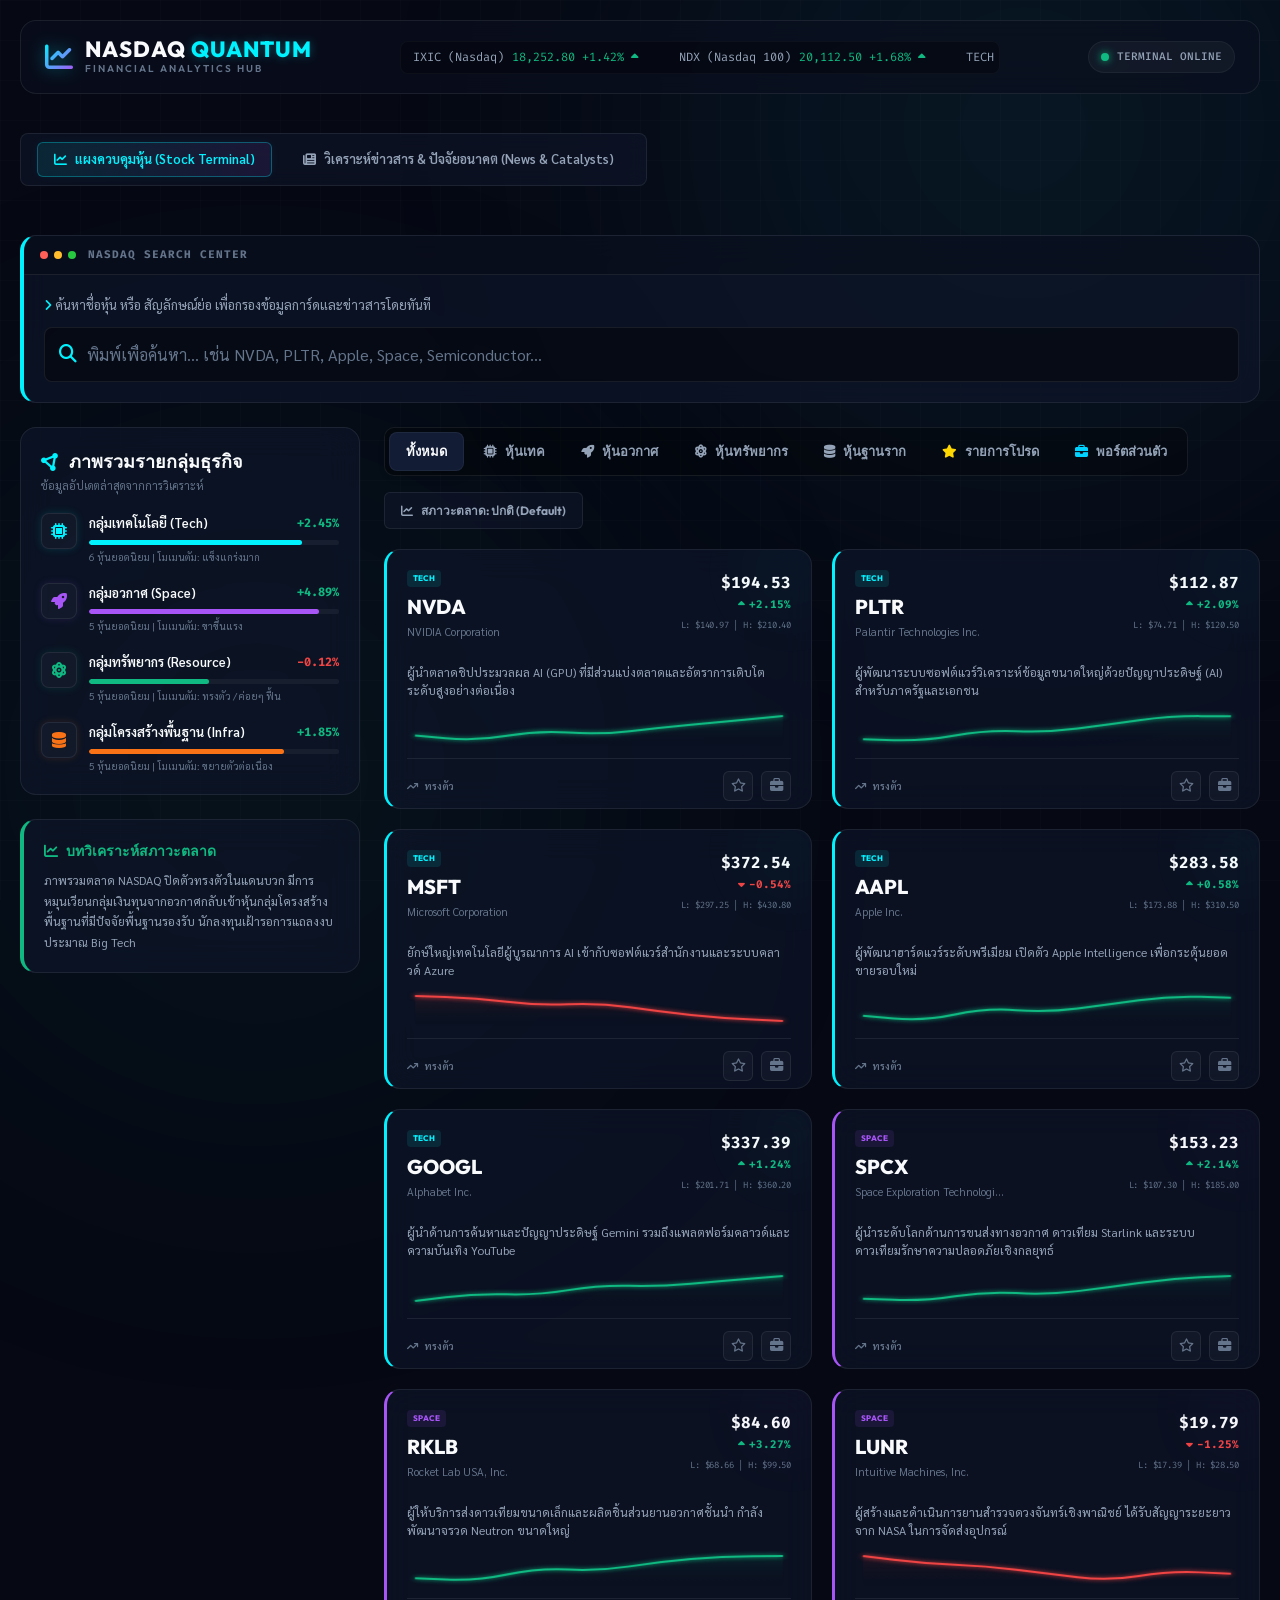
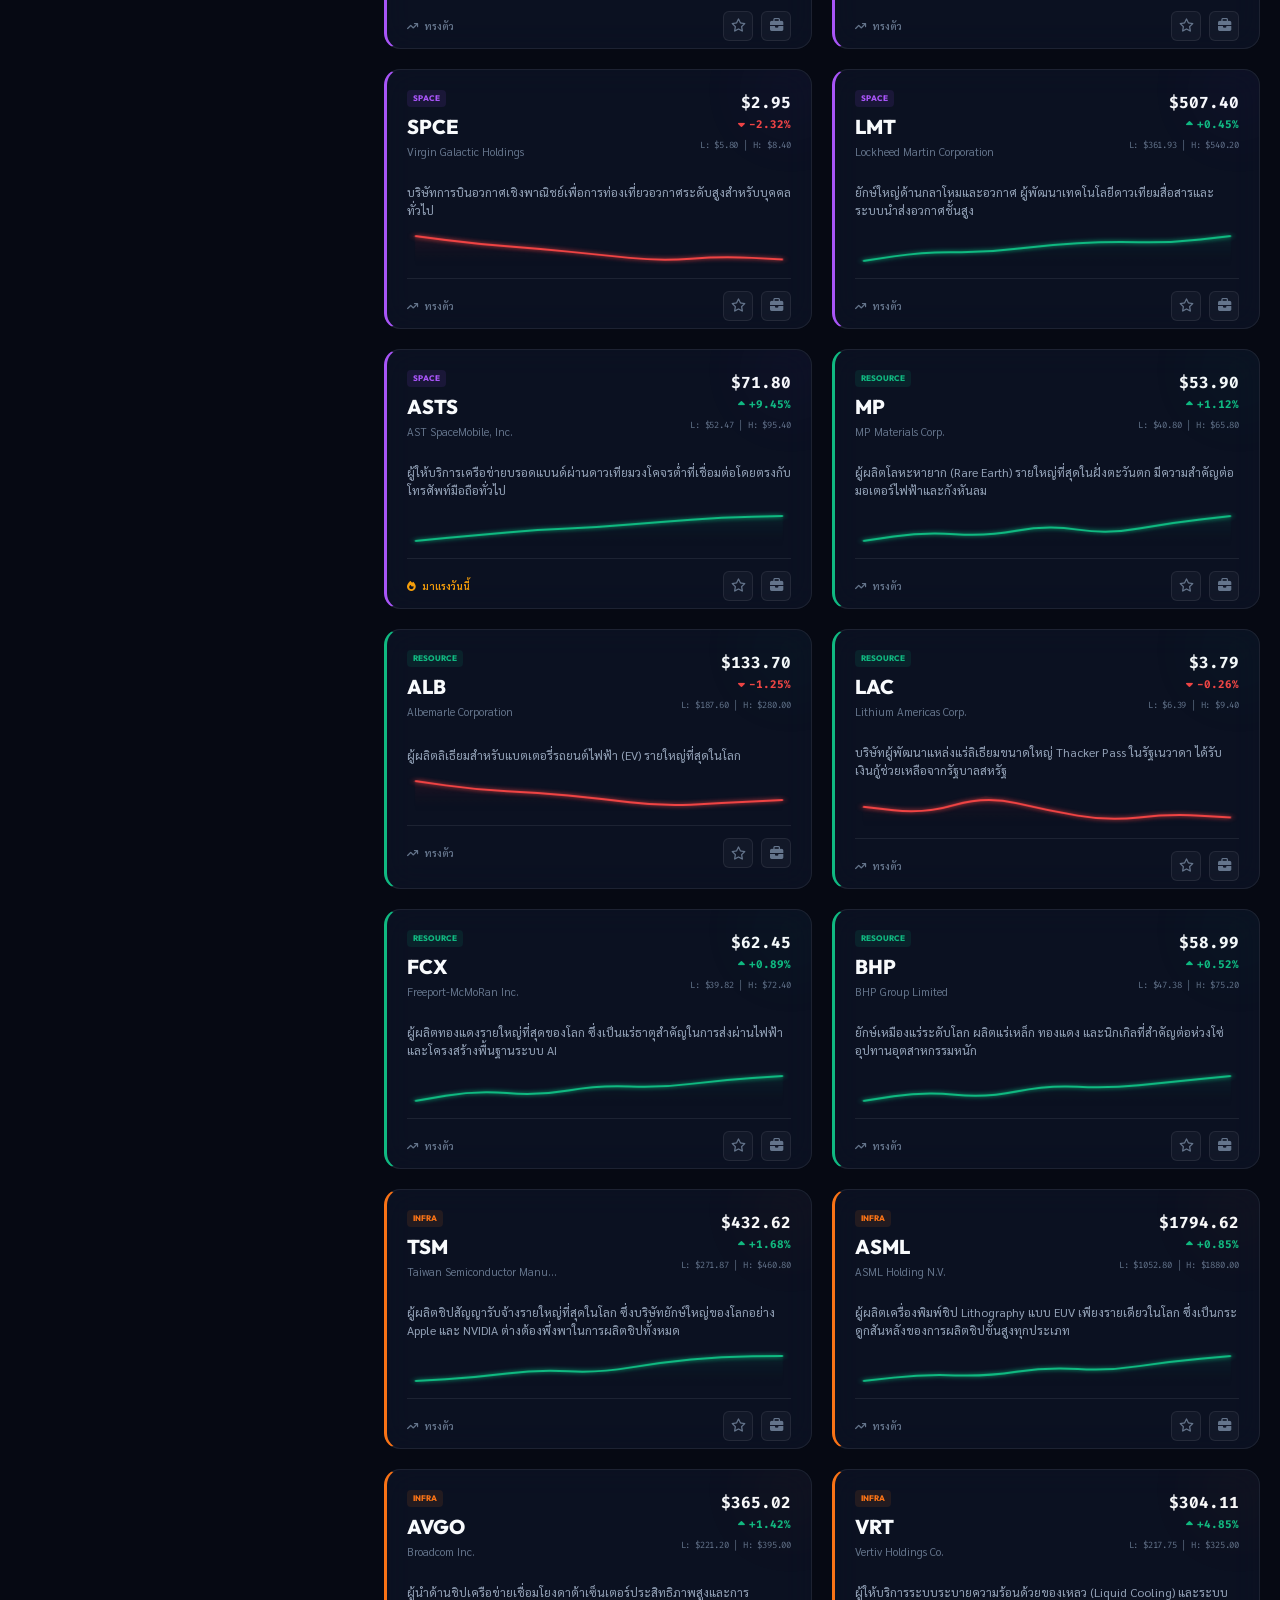
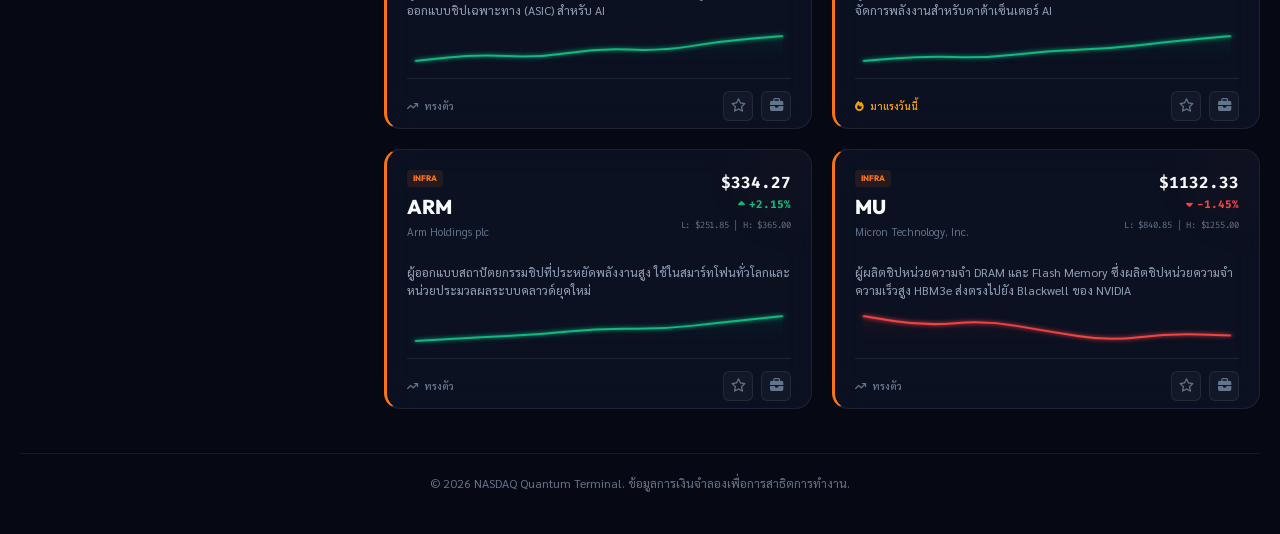
<file: index.html>
<!DOCTYPE html>
<html lang="th">
<head>
    <meta charset="UTF-8">
    <meta name="viewport" content="width=device-width, initial-scale=1.0">
    <title>NASDAQ Quantum Terminal | วิเคราะห์แนวโน้มหุ้นรายวัน</title>
    <!-- Google Fonts -->
    <link rel="preconnect" href="https://fonts.googleapis.com">
    <link rel="preconnect" href="https://fonts.gstatic.com" crossorigin>
    <link href="https://fonts.googleapis.com/css2?family=Fira+Code:wght@400;500;700&family=Outfit:wght@300;400;500;600;700;800&family=Sarabun:wght@300;400;500;600;700&display=swap" rel="stylesheet">
    <!-- FontAwesome for Icons -->
    <link rel="stylesheet" href="https://cdnjs.cloudflare.com/ajax/libs/font-awesome/6.4.0/css/all.min.css">
    <!-- Custom CSS -->
    <link rel="stylesheet" href="styles.css">
</head>
<body>
    <!-- Background overlay for grid/glow effects -->
    <div class="bg-glow bg-glow-1"></div>
    <div class="bg-glow bg-glow-2"></div>
    <div class="grid-overlay"></div>

    <div class="app-container">
        <!-- Top Navigation / Status Header -->
        <header class="app-header">
            <div class="header-logo">
                <i class="fa-solid fa-chart-line logo-icon"></i>
                <div class="logo-text">
                    <h1>NASDAQ <span>QUANTUM</span></h1>
                    <p class="tagline">FINANCIAL ANALYTICS HUB</p>
                </div>
            </div>
            
            <!-- Real-time index simulation ticker -->
            <div class="ticker-container">
                <div class="ticker-track" id="tickerTrack">
                    <span class="ticker-item"><span class="ticker-label">IXIC (Nasdaq)</span> <span class="ticker-val positive">18,252.80 +1.42% <i class="fa-solid fa-caret-up"></i></span></span>
                    <span class="ticker-item"><span class="ticker-label">NDX (Nasdaq 100)</span> <span class="ticker-val positive">20,112.50 +1.68% <i class="fa-solid fa-caret-up"></i></span></span>
                    <span class="ticker-item"><span class="ticker-label">TECH SECTOR</span> <span class="ticker-val positive">+2.15% <i class="fa-solid fa-caret-up"></i></span></span>
                    <span class="ticker-item"><span class="ticker-label">SPACE SECTOR</span> <span class="ticker-val positive">+4.89% <i class="fa-solid fa-caret-up"></i></span></span>
                    <span class="ticker-item"><span class="ticker-label">RESOURCE SECTOR</span> <span class="ticker-val negative">-0.42% <i class="fa-solid fa-caret-down"></i></span></span>
                </div>
            </div>

            <div class="system-status">
                <span class="pulse-indicator"></span>
                <span class="status-text">TERMINAL ONLINE</span>
            </div>
        </header>

        <!-- Main Navigation Bar -->
        <nav class="main-nav">
            <a href="index.html" class="nav-link active"><i class="fa-solid fa-chart-line"></i> แผงควบคุมหุ้น (Stock Terminal)</a>
            <a href="news.html" class="nav-link"><i class="fa-solid fa-newspaper"></i> วิเคราะห์ข่าวสาร & ปัจจัยอนาคต (News & Catalysts)</a>
        </nav>

        <!-- Search Console (Real-time Filter) -->
        <section class="command-section">
            <div class="glass-card command-card">
                <div class="card-header-terminal">
                    <div class="terminal-dots">
                        <span class="dot red"></span>
                        <span class="dot yellow"></span>
                        <span class="dot green"></span>
                    </div>
                    <div class="terminal-title">NASDAQ SEARCH CENTER</div>
                </div>
                <div class="card-body-terminal">
                    <p class="prompt-instruction"><i class="fa-solid fa-angle-right"></i> ค้นหาชื่อหุ้น หรือ สัญลักษณ์ย่อ เพื่อกรองข้อมูลการ์ดและข่าวสารโดยทันที</p>
                    <div class="query-form">
                        <div class="input-wrapper">
                            <span class="prompt-symbol"><i class="fa-solid fa-magnifying-glass"></i></span>
                            <input type="text" id="queryInput" placeholder="พิมพ์เพื่อค้นหา... เช่น NVDA, PLTR, Apple, Space, Semiconductor..." autocomplete="off">
                        </div>
                    </div>
                </div>
            </div>
        </section>

        <!-- Main Dashboard View -->
        <main class="dashboard-grid">
            
            <!-- Left Side: Sector Summaries & Sector Momentum -->
            <aside class="sidebar-overview">
                <!-- Sector Momentum Card -->
                <div class="glass-card sector-momentum-card">
                    <h2 class="card-title"><i class="fa-solid fa-circle-nodes"></i> ภาพรวมรายกลุ่มธุรกิจ</h2>
                    <p class="card-subtitle">ข้อมูลอัปเดตล่าสุดจากการวิเคราะห์</p>
                    
                    <div class="sector-list">
                        <!-- Tech Sector -->
                        <div class="sector-item" data-sector="tech">
                            <div class="sector-icon tech-color"><i class="fa-solid fa-microchip"></i></div>
                            <div class="sector-info">
                                <div class="sector-name-row">
                                    <span class="sector-title">กลุ่มเทคโนโลยี (Tech)</span>
                                    <span class="sector-perf positive" id="techPerf">+2.45%</span>
                                </div>
                                <div class="progress-bar-bg">
                                    <div class="progress-bar-fill tech-bg" style="width: 85%" id="techBar"></div>
                                </div>
                                <span class="sector-meta" id="techMeta">6 หุ้นยอดนิยม | โมเมนตัม: แข็งแกร่งมาก</span>
                            </div>
                        </div>

                        <!-- Space Sector -->
                        <div class="sector-item" data-sector="space">
                            <div class="sector-icon space-color"><i class="fa-solid fa-rocket"></i></div>
                            <div class="sector-info">
                                <div class="sector-name-row">
                                    <span class="sector-title">กลุ่มอวกาศ (Space)</span>
                                    <span class="sector-perf positive" id="spacePerf">+4.89%</span>
                                </div>
                                <div class="progress-bar-bg">
                                    <div class="progress-bar-fill space-bg" style="width: 92%" id="spaceBar"></div>
                                </div>
                                <span class="sector-meta" id="spaceMeta">5 หุ้นยอดนิยม | โมเมนตัม: ขาขึ้นแรง</span>
                            </div>
                        </div>

                        <!-- Resource Sector -->
                        <div class="sector-item" data-sector="resource">
                            <div class="sector-icon resource-color"><i class="fa-solid fa-atom"></i></div>
                            <div class="sector-info">
                                <div class="sector-name-row">
                                    <span class="sector-title">กลุ่มทรัพยากร (Resource)</span>
                                    <span class="sector-perf negative" id="resourcePerf">-0.12%</span>
                                </div>
                                <div class="progress-bar-bg">
                                    <div class="progress-bar-fill resource-bg" style="width: 48%" id="resourceBar"></div>
                                </div>
                                <span class="sector-meta" id="resourceMeta">5 หุ้นยอดนิยม | โมเมนตัม: ทรงตัว / ค่อยๆ ฟื้น</span>
                            </div>
                        </div>

                        <!-- Infrastructure Sector -->
                        <div class="sector-item" data-sector="infra">
                            <div class="sector-icon infra-color"><i class="fa-solid fa-database"></i></div>
                            <div class="sector-info">
                                <div class="sector-name-row">
                                    <span class="sector-title">กลุ่มโครงสร้างพื้นฐาน (Infra)</span>
                                    <span class="sector-perf positive" id="infraPerf">+1.85%</span>
                                </div>
                                <div class="progress-bar-bg">
                                    <div class="progress-bar-fill infra-bg" style="width: 78%" id="infraBar"></div>
                                </div>
                                <span class="sector-meta" id="infraMeta">5 หุ้นยอดนิยม | โมเมนตัม: ขยายตัวต่อเนื่อง</span>
                            </div>
                        </div>
                    </div>
                </div>

                <!-- Terminal Insight Note -->
                <div class="glass-card insight-card">
                    <h3 class="insight-title"><i class="fa-solid fa-chart-line"></i> บทวิเคราะห์สภาวะตลาด</h3>
                    <p class="insight-text" id="aiInsightText">
                        กรุณาป้อนคำสั่งค้นหาหรือคลิกปุ่มค้นหาด่วนด้านบน เพื่อดึงข้อมูลตลาดล่าสุดและอัปเดตราคากลุ่มธุรกิจต่าง ๆ แบบไดนามิก
                    </p>
                </div>
            </aside>

            <!-- Right Side: Interactive Stock Cards Grid -->
            <section class="main-content-stocks">
                <!-- Filters and Category Tabs -->
                <div class="dashboard-controls">
                    <div class="category-tabs">
                        <button class="tab-btn active" data-filter="all">ทั้งหมด</button>
                        <button class="tab-btn" data-filter="tech"><i class="fa-solid fa-microchip"></i> หุ้นเทค</button>
                        <button class="tab-btn" data-filter="space"><i class="fa-solid fa-rocket"></i> หุ้นอวกาศ</button>
                        <button class="tab-btn" data-filter="resource"><i class="fa-solid fa-atom"></i> หุ้นทรัพยากร</button>
                        <button class="tab-btn" data-filter="infra"><i class="fa-solid fa-database"></i> หุ้นฐานราก</button>
                        <button class="tab-btn" data-filter="favorite"><i class="fa-solid fa-star" style="color: #ffd700;"></i> รายการโปรด</button>
                        <button class="tab-btn" data-filter="port"><i class="fa-solid fa-briefcase" style="color: #00d2ff;"></i> พอร์ตส่วนตัว</button>
                    </div>
                    <div class="market-toggle-container">
                        <button class="market-toggle-btn" id="btnMarketToggle" data-state="default">
                            <i class="fa-solid fa-chart-line"></i> สภาวะตลาด: ปกติ (Default)
                        </button>
                    </div>
                </div>

                <!-- Stock Cards Area -->
                <div class="stock-grid" id="stockGrid">
                    <!-- Stock Cards will be dynamically generated by JS -->
                </div>
            </section>

        </main>
        
        <!-- App Footer -->
        <footer class="app-footer">
            <p>© 2026 NASDAQ Quantum Terminal. ข้อมูลการเงินจำลองเพื่อการสาธิตการทำงาน.</p>
        </footer>
    </div>

    <!-- Stock Detail Modal / Drawer -->
    <div class="modal-backdrop" id="detailModal">
        <div class="modal-container glass-card">
            <button class="modal-close-btn" id="modalClose"><i class="fa-solid fa-xmark"></i></button>
            
            <div class="modal-header">
                <div class="modal-title-area">
                    <span class="modal-badge" id="modalBadge">Tech</span>
                    <h2 class="modal-stock-ticker" id="modalTicker">NVDA</h2>
                    <p class="modal-stock-name" id="modalName">NVIDIA Corporation</p>
                </div>
                <div class="modal-price-area">
                    <span class="modal-price" id="modalPrice">$128.50</span>
                    <span class="modal-change positive" id="modalChange">+3.42%</span>
                </div>
            </div>

            <div class="modal-grid">
                <!-- Sparkline / Mini Chart Large -->
                <div class="modal-chart-section">
                    <div class="chart-label">กราฟความเคลื่อนไหวราคา (7 วันล่าสุด)</div>
                    <div class="large-chart-container">
                        <canvas id="modalChartCanvas"></canvas>
                    </div>
                </div>

                <!-- Financial Stats -->
                <div class="modal-stats-section">
                    <h3>ดัชนีสำคัญทางการเงิน</h3>
                    <div class="stats-grid">
                        <div class="stat-item">
                            <span class="stat-label">Market Cap</span>
                            <span class="stat-value" id="statMarketCap">3.15T USD</span>
                        </div>
                        <div class="stat-item">
                            <span class="stat-label">P/E Ratio</span>
                            <span class="stat-value" id="statPE">68.4</span>
                        </div>
                        <div class="stat-item">
                            <span class="stat-label">Volume (Avg)</span>
                            <span class="stat-value" id="statVolume">45.2M</span>
                        </div>
                        <div class="stat-item">
                            <span class="stat-label">52 Week Low</span>
                            <span class="stat-value" id="statLow">$0.00</span>
                        </div>
                        <div class="stat-item">
                            <span class="stat-label">52W Midpoint</span>
                            <span class="stat-value" id="statMid">$0.00</span>
                        </div>
                        <div class="stat-item">
                            <span class="stat-label">52 Week High</span>
                            <span class="stat-value" id="statHigh">$140.76</span>
                        </div>
                    </div>
                </div>
            </div>

            <!-- Valuation & Levels Section -->
            <div class="modal-valuation-section">
                <h3><i class="fa-solid fa-calculator"></i> ระดับราคาสำคัญ (Valuation & Levels)</h3>
                <div class="valuation-grid">
                    <div class="val-item fair-val">
                        <span class="val-label">ราคายุติธรรม (Fair Value)</span>
                        <span class="val-value" id="valFairValue">$0.00</span>
                    </div>
                    <div class="val-item support-val">
                        <span class="val-label">แนวรับแนะนำซื้อ (Support Zone)</span>
                        <span class="val-value" id="valSupportZone">$0.00 - $0.00</span>
                    </div>
                    <div class="val-item resistance-val">
                        <span class="val-label">แนวต้าน 50 สัปดาห์ (50W Resistance)</span>
                        <span class="val-value" id="valResistance">$0.00</span>
                    </div>
                </div>
            </div>

            <!-- Price Range Bar -->
            <div class="modal-range-section">
                <div class="range-labels">
                    <span>ราคาต่ำสุด (52W Low): <strong id="rangeLow">$75.60</strong></span>
                    <span>ราคาปัจจุบัน (Current): <strong id="rangeCurrent">$128.50</strong></span>
                    <span>ราคาสูงสุด (52W High): <strong id="rangeHigh">$140.76</strong></span>
                </div>
                <div class="range-bar-container">
                    <div class="range-bar-track"></div>
                    <div class="range-bar-marker" id="rangeMarker"></div>
                </div>
            </div>


            <div class="modal-analysis-section">
                <h3><i class="fa-solid fa-chart-pie"></i> ข้อมูลการวิเคราะห์ล่าสุดของนักวิเคราะห์</h3>
                <p id="modalAnalysisText">
                    แนวโน้มตลาดมีกำลังซื้ออย่างมีนัยสำคัญเนื่องจากความต้องการชิป GPU ในกลุ่มผู้พัฒนาโมเดล AI ขนาดใหญ่ยังคงขยายตัว...
                </p>
            </div>

            <div class="modal-news-section">
                <h3><i class="fa-regular fa-newspaper"></i> ข่าวสารสำคัญ & ปัจจัยขับเคลื่อนราคา (Catalysts)</h3>
                <ul class="modal-news-list" id="modalNewsList">
                    <!-- Dynamic news items -->
                </ul>
            </div>
        </div>
    </div>

    <!-- JavaScript File -->
    <script src="app.js"></script>
</body>
</html>
</file>
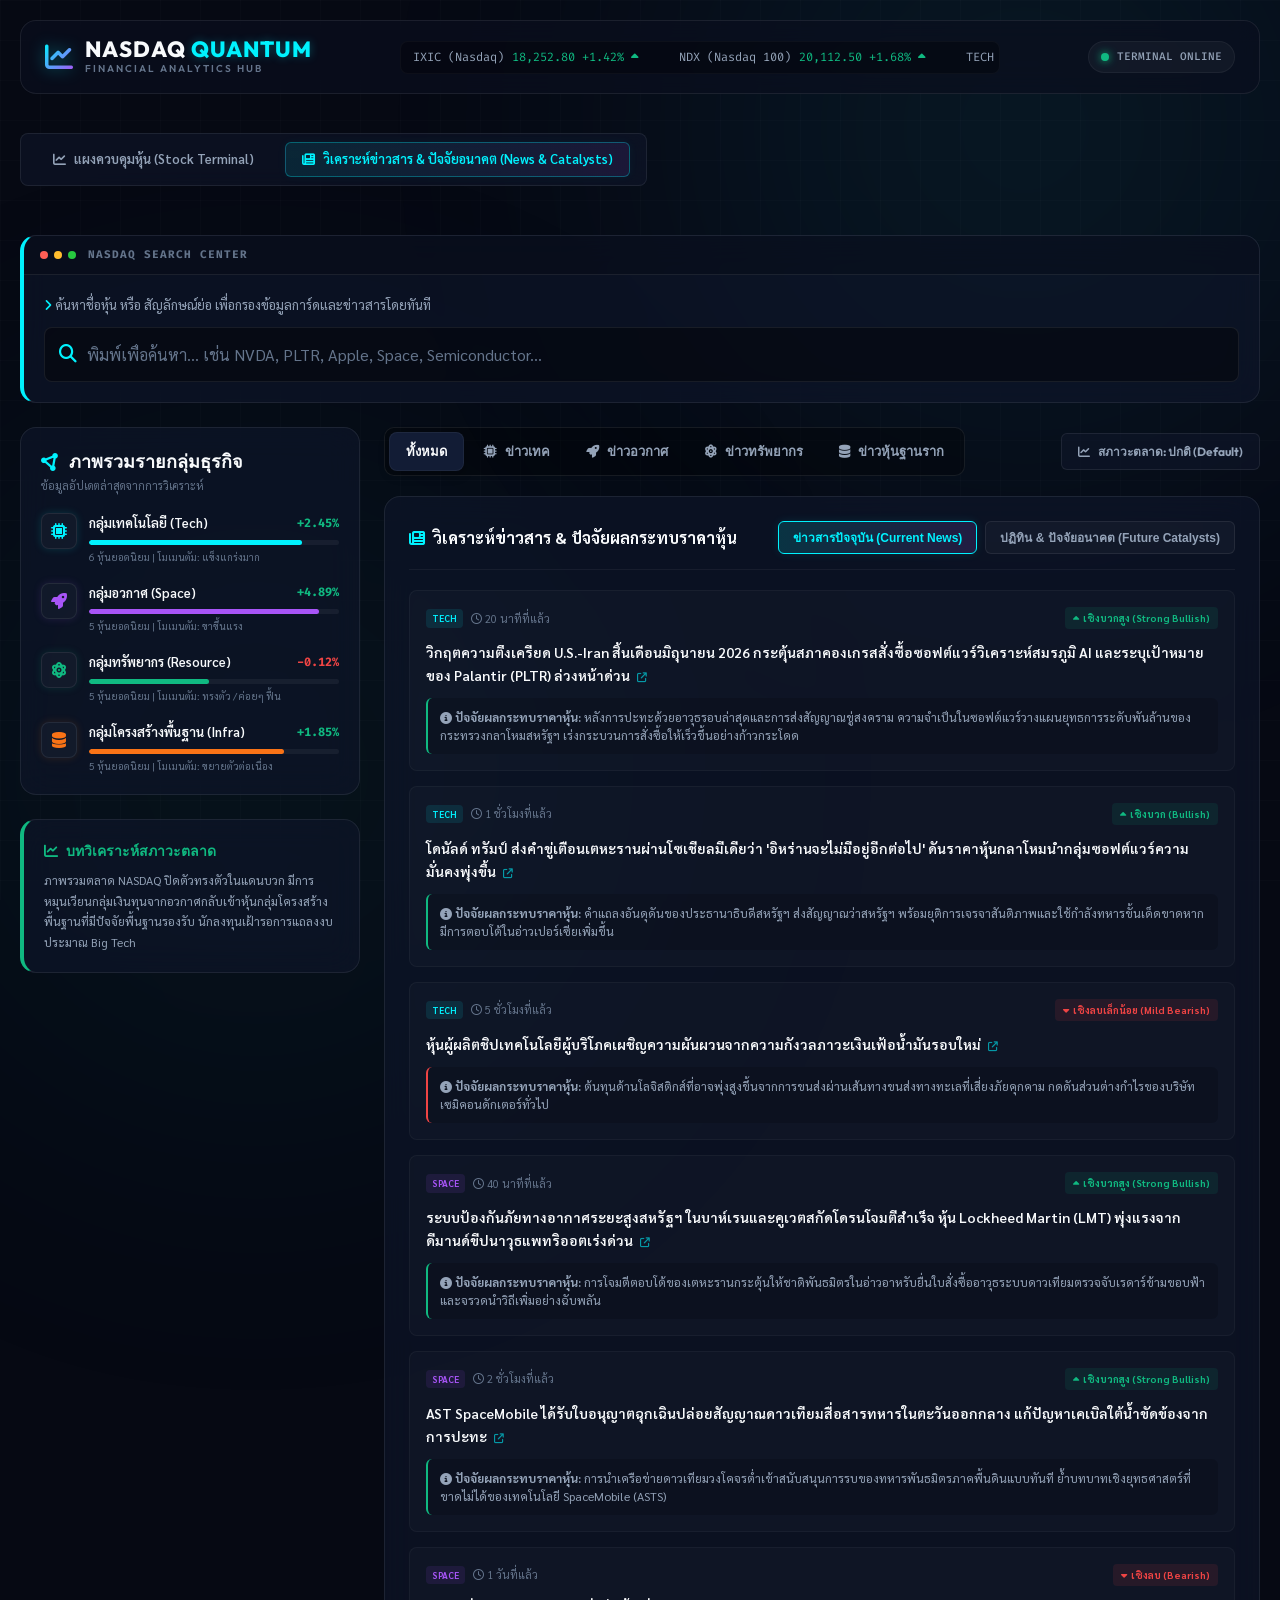
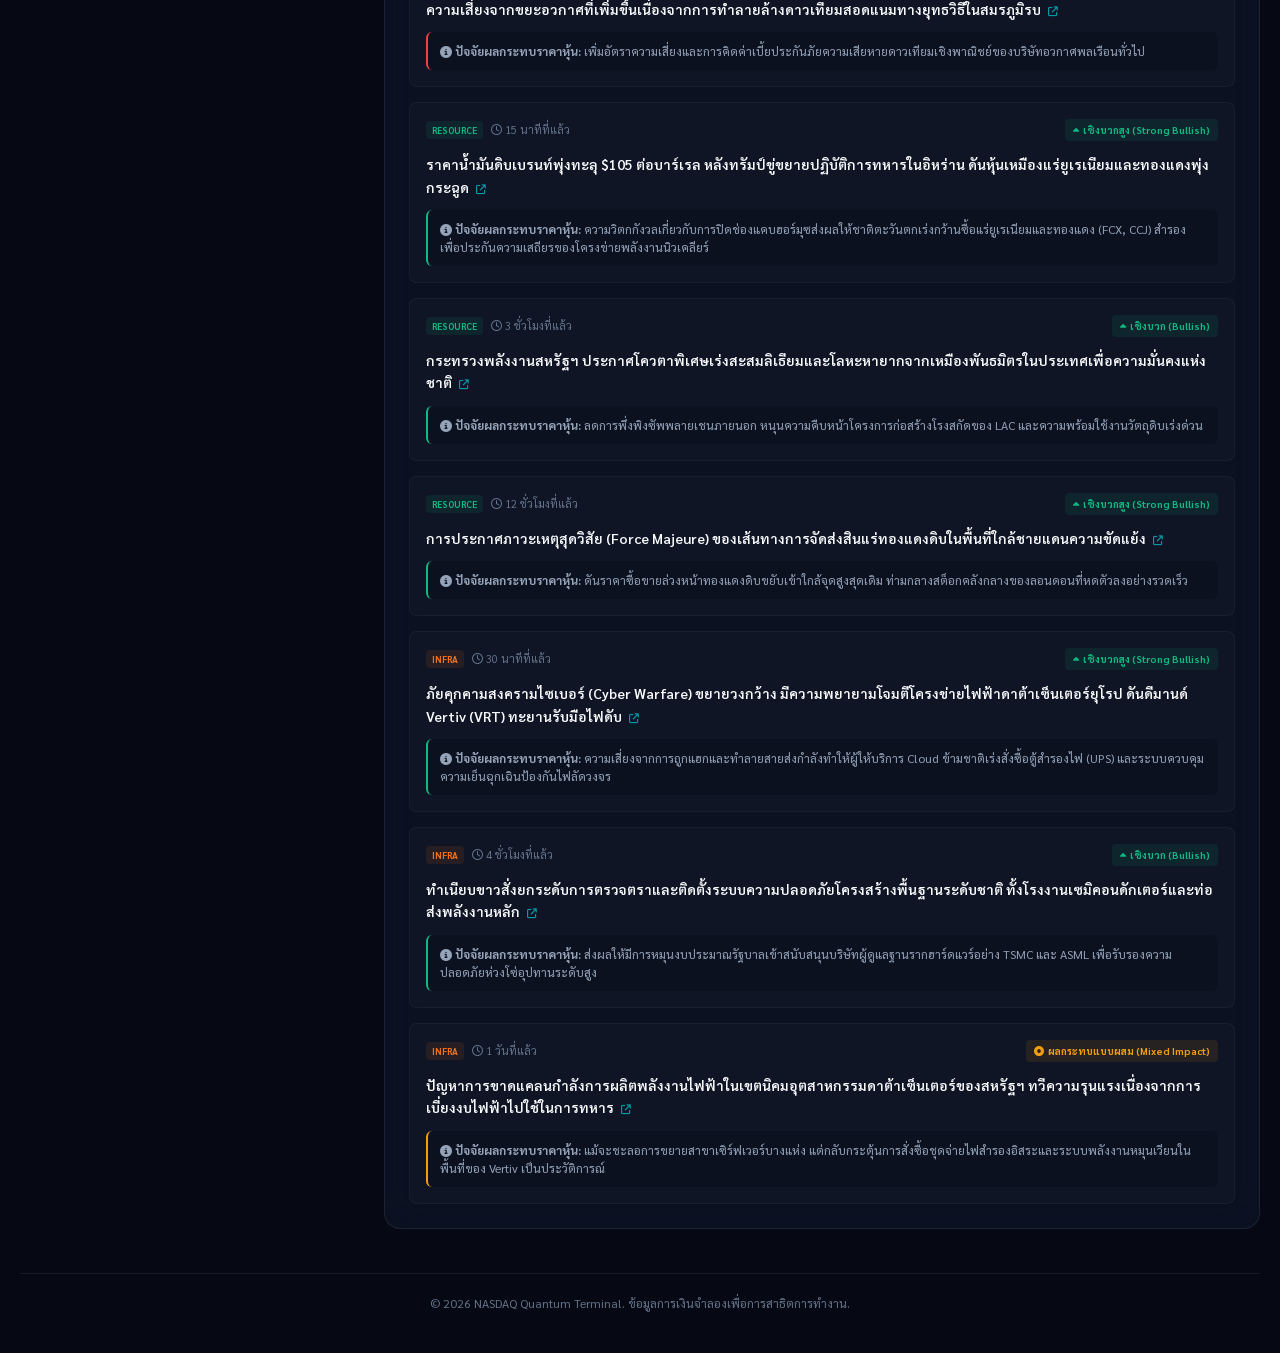
<file: news.html>
<!DOCTYPE html>
<html lang="th">
<head>
    <meta charset="UTF-8">
    <meta name="viewport" content="width=device-width, initial-scale=1.0">
    <title>NASDAQ Quantum Terminal | วิเคราะห์ข่าวสาร & ปัจจัยอนาคต</title>
    <!-- Google Fonts -->
    <link rel="preconnect" href="https://fonts.googleapis.com">
    <link rel="preconnect" href="https://fonts.gstatic.com" crossorigin>
    <link href="https://fonts.googleapis.com/css2?family=Fira+Code:wght@400;500;700&family=Outfit:wght@300;400;500;600;700;800&family=Sarabun:wght@300;400;500;600;700&display=swap" rel="stylesheet">
    <!-- FontAwesome for Icons -->
    <link rel="stylesheet" href="https://cdnjs.cloudflare.com/ajax/libs/font-awesome/6.4.0/css/all.min.css">
    <!-- Custom CSS -->
    <link rel="stylesheet" href="styles.css">
</head>
<body>
    <!-- Background overlay for grid/glow effects -->
    <div class="bg-glow bg-glow-1"></div>
    <div class="bg-glow bg-glow-2"></div>
    <div class="grid-overlay"></div>

    <div class="app-container">
        <!-- Top Navigation / Status Header -->
        <header class="app-header">
            <div class="header-logo">
                <i class="fa-solid fa-chart-line logo-icon"></i>
                <div class="logo-text">
                    <h1>NASDAQ <span>QUANTUM</span></h1>
                    <p class="tagline">FINANCIAL ANALYTICS HUB</p>
                </div>
            </div>
            
            <!-- Real-time index simulation ticker -->
            <div class="ticker-container">
                <div class="ticker-track" id="tickerTrack">
                    <span class="ticker-item"><span class="ticker-label">IXIC (Nasdaq)</span> <span class="ticker-val positive">18,252.80 +1.42% <i class="fa-solid fa-caret-up"></i></span></span>
                    <span class="ticker-item"><span class="ticker-label">NDX (Nasdaq 100)</span> <span class="ticker-val positive">20,112.50 +1.68% <i class="fa-solid fa-caret-up"></i></span></span>
                    <span class="ticker-item"><span class="ticker-label">TECH SECTOR</span> <span class="ticker-val positive">+2.15% <i class="fa-solid fa-caret-up"></i></span></span>
                    <span class="ticker-item"><span class="ticker-label">SPACE SECTOR</span> <span class="ticker-val positive">+4.89% <i class="fa-solid fa-caret-up"></i></span></span>
                    <span class="ticker-item"><span class="ticker-label">RESOURCE SECTOR</span> <span class="ticker-val negative">-0.42% <i class="fa-solid fa-caret-down"></i></span></span>
                </div>
            </div>

            <div class="system-status">
                <span class="pulse-indicator"></span>
                <span class="status-text">TERMINAL ONLINE</span>
            </div>
        </header>

        <!-- Main Navigation Bar -->
        <nav class="main-nav">
            <a href="index.html" class="nav-link"><i class="fa-solid fa-chart-line"></i> แผงควบคุมหุ้น (Stock Terminal)</a>
            <a href="news.html" class="nav-link active"><i class="fa-solid fa-newspaper"></i> วิเคราะห์ข่าวสาร & ปัจจัยอนาคต (News & Catalysts)</a>
        </nav>

        <!-- Search Console (Real-time Filter) -->
        <section class="command-section">
            <div class="glass-card command-card">
                <div class="card-header-terminal">
                    <div class="terminal-dots">
                        <span class="dot red"></span>
                        <span class="dot yellow"></span>
                        <span class="dot green"></span>
                    </div>
                    <div class="terminal-title">NASDAQ SEARCH CENTER</div>
                </div>
                <div class="card-body-terminal">
                    <p class="prompt-instruction"><i class="fa-solid fa-angle-right"></i> ค้นหาชื่อหุ้น หรือ สัญลักษณ์ย่อ เพื่อกรองข้อมูลการ์ดและข่าวสารโดยทันที</p>
                    <div class="query-form">
                        <div class="input-wrapper">
                            <span class="prompt-symbol"><i class="fa-solid fa-magnifying-glass"></i></span>
                            <input type="text" id="queryInput" placeholder="พิมพ์เพื่อค้นหา... เช่น NVDA, PLTR, Apple, Space, Semiconductor..." autocomplete="off">
                        </div>
                    </div>
                </div>
            </div>
        </section>

        <!-- Main Dashboard View -->
        <main class="dashboard-grid">
            
            <!-- Left Side: Sector Summaries & Sector Momentum -->
            <aside class="sidebar-overview">
                <!-- Sector Momentum Card -->
                <div class="glass-card sector-momentum-card">
                    <h2 class="card-title"><i class="fa-solid fa-circle-nodes"></i> ภาพรวมรายกลุ่มธุรกิจ</h2>
                    <p class="card-subtitle">ข้อมูลอัปเดตล่าสุดจากการวิเคราะห์</p>
                    
                    <div class="sector-list">
                        <!-- Tech Sector -->
                        <div class="sector-item" data-sector="tech">
                            <div class="sector-icon tech-color"><i class="fa-solid fa-microchip"></i></div>
                            <div class="sector-info">
                                <div class="sector-name-row">
                                    <span class="sector-title">กลุ่มเทคโนโลยี (Tech)</span>
                                    <span class="sector-perf positive" id="techPerf">+2.45%</span>
                                </div>
                                <div class="progress-bar-bg">
                                    <div class="progress-bar-fill tech-bg" style="width: 85%" id="techBar"></div>
                                </div>
                                <span class="sector-meta" id="techMeta">6 หุ้นยอดนิยม | โมเมนตัม: แข็งแกร่งมาก</span>
                            </div>
                        </div>

                        <!-- Space Sector -->
                        <div class="sector-item" data-sector="space">
                            <div class="sector-icon space-color"><i class="fa-solid fa-rocket"></i></div>
                            <div class="sector-info">
                                <div class="sector-name-row">
                                    <span class="sector-title">กลุ่มอวกาศ (Space)</span>
                                    <span class="sector-perf positive" id="spacePerf">+4.89%</span>
                                </div>
                                <div class="progress-bar-bg">
                                    <div class="progress-bar-fill space-bg" style="width: 92%" id="spaceBar"></div>
                                </div>
                                <span class="sector-meta" id="spaceMeta">5 หุ้นยอดนิยม | โมเมนตัม: ขาขึ้นแรง</span>
                            </div>
                        </div>

                        <!-- Resource Sector -->
                        <div class="sector-item" data-sector="resource">
                            <div class="sector-icon resource-color"><i class="fa-solid fa-atom"></i></div>
                            <div class="sector-info">
                                <div class="sector-name-row">
                                    <span class="sector-title">กลุ่มทรัพยากร (Resource)</span>
                                    <span class="sector-perf negative" id="resourcePerf">-0.12%</span>
                                </div>
                                <div class="progress-bar-bg">
                                    <div class="progress-bar-fill resource-bg" style="width: 48%" id="resourceBar"></div>
                                </div>
                                <span class="sector-meta" id="resourceMeta">5 หุ้นยอดนิยม | โมเมนตัม: ทรงตัว / ค่อยๆ ฟื้น</span>
                            </div>
                        </div>

                        <!-- Infrastructure Sector -->
                        <div class="sector-item" data-sector="infra">
                            <div class="sector-icon infra-color"><i class="fa-solid fa-database"></i></div>
                            <div class="sector-info">
                                <div class="sector-name-row">
                                    <span class="sector-title">กลุ่มโครงสร้างพื้นฐาน (Infra)</span>
                                    <span class="sector-perf positive" id="infraPerf">+1.85%</span>
                                </div>
                                <div class="progress-bar-bg">
                                    <div class="progress-bar-fill infra-bg" style="width: 78%" id="infraBar"></div>
                                </div>
                                <span class="sector-meta" id="infraMeta">5 หุ้นยอดนิยม | โมเมนตัม: ขยายตัวต่อเนื่อง</span>
                            </div>
                        </div>
                    </div>
                </div>

                <!-- Terminal Insight Note -->
                <div class="glass-card insight-card">
                    <h3 class="insight-title"><i class="fa-solid fa-chart-line"></i> บทวิเคราะห์สภาวะตลาด</h3>
                    <p class="insight-text" id="aiInsightText">
                        กรุณาป้อนคำสั่งค้นหาหรือคลิกปุ่มค้นหาด่วนด้านบน เพื่อดึงข้อมูลตลาดล่าสุดและอัปเดตราคากลุ่มธุรกิจต่าง ๆ แบบไดนามิก
                    </p>
                </div>
            </aside>

            <!-- Right Side: Interactive News Feed -->
            <section class="main-content-stocks">
                <!-- Filters and Category Tabs -->
                <div class="dashboard-controls">
                    <div class="category-tabs">
                        <button class="tab-btn active" data-filter="all">ทั้งหมด</button>
                        <button class="tab-btn" data-filter="tech"><i class="fa-solid fa-microchip"></i> ข่าวเทค</button>
                        <button class="tab-btn" data-filter="space"><i class="fa-solid fa-rocket"></i> ข่าวอวกาศ</button>
                        <button class="tab-btn" data-filter="resource"><i class="fa-solid fa-atom"></i> ข่าวทรัพยากร</button>
                        <button class="tab-btn" data-filter="infra"><i class="fa-solid fa-database"></i> ข่าวหุ้นฐานราก</button>
                    </div>
                    <div class="market-toggle-container">
                        <button class="market-toggle-btn" id="btnMarketToggle" data-state="default">
                            <i class="fa-solid fa-chart-line"></i> สภาวะตลาด: ปกติ (Default)
                        </button>
                    </div>
                </div>

                <!-- News & Future Catalysts Board (Main View in this page) -->
                <div class="glass-card news-board-container" style="margin-top: 0;">
                    <div class="news-board-header">
                        <h3 class="news-board-title"><i class="fa-solid fa-newspaper"></i> วิเคราะห์ข่าวสาร & ปัจจัยผลกระทบราคาหุ้น</h3>
                        <div class="news-tabs">
                            <button class="news-tab-btn active" data-news-tab="current">ข่าวสารปัจจุบัน (Current News)</button>
                            <button class="news-tab-btn" data-news-tab="future">ปฏิทิน & ปัจจัยอนาคต (Future Catalysts)</button>
                        </div>
                    </div>
                    
                    <!-- Current News Tab Content -->
                    <div class="news-content-panel active" id="currentNewsPanel">
                        <!-- Populated dynamically by JS -->
                    </div>
                    
                    <!-- Future Catalysts Tab Content -->
                    <div class="news-content-panel" id="futureNewsPanel">
                        <!-- Populated dynamically by JS -->
                    </div>
                </div>
            </section>

        </main>
        
        <!-- App Footer -->
        <footer class="app-footer">
            <p>© 2026 NASDAQ Quantum Terminal. ข้อมูลการเงินจำลองเพื่อการสาธิตการทำงาน.</p>
        </footer>
    </div>

    <!-- Custom JS -->
    <script src="app.js"></script>
</body>
</html>
</file>
<file: styles.css>
/* Define modern variables and tokens */
:root {
    --bg-main: #060913;
    --bg-card: rgba(15, 22, 42, 0.65);
    --bg-card-hover: rgba(22, 32, 60, 0.85);
    --border-color: rgba(255, 255, 255, 0.08);
    --border-color-hover: rgba(255, 255, 255, 0.18);
    
    /* Text Colors */
    --text-primary: #f8fafc;
    --text-secondary: #94a3b8;
    --text-muted: #64748b;
    
    /* Glow/Accent Colors */
    --color-tech: #00f2fe;
    --color-tech-rgb: 0, 242, 254;
    --color-space: #a855f7;
    --color-space-rgb: 168, 85, 247;
    --color-resource: #10b981;
    --color-resource-rgb: 16, 185, 129;
    --color-infra: #f97316;
    --color-infra-rgb: 249, 115, 22;
    
    --color-positive: #10b981;
    --color-negative: #ef4444;
    --color-neutral: #f59e0b;
    
    /* Font Families */
    --font-heading: 'Outfit', sans-serif;
    --font-body: 'Sarabun', sans-serif;
    --font-mono: 'Fira Code', monospace;
    
    --transition-smooth: all 0.3s cubic-bezier(0.4, 0, 0.2, 1);
}

/* Reset and Global Styles */
* {
    box-sizing: border-box;
    margin: 0;
    padding: 0;
}

body {
    background-color: var(--bg-main);
    color: var(--text-primary);
    font-family: var(--font-body);
    min-height: 100vh;
    overflow-x: hidden;
    line-height: 1.6;
    position: relative;
}

/* Background Gradients/Glows */
.bg-glow {
    position: fixed;
    width: 60vw;
    height: 60vw;
    border-radius: 50%;
    filter: blur(150px);
    opacity: 0.15;
    z-index: -2;
    pointer-events: none;
}

.bg-glow-1 {
    top: -20vw;
    right: -10vw;
    background: radial-gradient(circle, rgba(0, 242, 254, 0.6) 0%, rgba(139, 92, 246, 0.3) 100%);
}

.bg-glow-2 {
    bottom: -20vw;
    left: -10vw;
    background: radial-gradient(circle, rgba(16, 185, 129, 0.5) 0%, rgba(37, 99, 235, 0.3) 100%);
}

.grid-overlay {
    position: fixed;
    top: 0;
    left: 0;
    width: 100%;
    height: 100%;
    background-image: 
        linear-gradient(rgba(255, 255, 255, 0.015) 1px, transparent 1px),
        linear-gradient(90deg, rgba(255, 255, 255, 0.015) 1px, transparent 1px);
    background-size: 40px 40px;
    z-index: -1;
    pointer-events: none;
}

/* Layout Container */
.app-container {
    max-width: 1440px;
    margin: 0 auto;
    padding: 20px;
    display: flex;
    flex-direction: column;
    gap: 24px;
}

/* Header Styles */
.app-header {
    display: flex;
    align-items: center;
    justify-content: space-between;
    padding: 16px 24px;
    background: rgba(10, 15, 30, 0.7);
    border: 1px solid var(--border-color);
    border-radius: 16px;
    backdrop-filter: blur(12px);
    flex-wrap: wrap;
    gap: 16px;
}

.header-logo {
    display: flex;
    align-items: center;
    gap: 12px;
}

.logo-icon {
    font-size: 28px;
    background: linear-gradient(135deg, var(--color-tech), var(--color-space));
    -webkit-background-clip: text;
    -webkit-text-fill-color: transparent;
    filter: drop-shadow(0 0 8px rgba(0, 242, 254, 0.4));
}

.logo-text h1 {
    font-family: var(--font-heading);
    font-size: 22px;
    font-weight: 800;
    letter-spacing: 1px;
    line-height: 1.1;
}

.logo-text h1 span {
    color: var(--color-tech);
    text-shadow: 0 0 10px rgba(0, 242, 254, 0.3);
}

.logo-text .tagline {
    font-size: 10px;
    font-family: var(--font-heading);
    color: var(--text-muted);
    letter-spacing: 2px;
    font-weight: 600;
}

/* Ticker Marquee Style */
.ticker-container {
    flex: 1;
    max-width: 600px;
    overflow: hidden;
    background: rgba(0, 0, 0, 0.3);
    border-radius: 8px;
    padding: 6px 12px;
    border: 1px solid rgba(255, 255, 255, 0.03);
    display: flex;
    align-items: center;
}

.ticker-track {
    display: flex;
    white-space: nowrap;
    gap: 40px;
    animation: marquee 25s linear infinite;
}

.ticker-track:hover {
    animation-play-state: paused;
}

.ticker-item {
    font-family: var(--font-mono);
    font-size: 12px;
    display: flex;
    align-items: center;
    gap: 8px;
}

.ticker-label {
    color: var(--text-secondary);
}

.ticker-val.positive {
    color: var(--color-positive);
}

.ticker-val.negative {
    color: var(--color-negative);
}

@keyframes marquee {
    0% { transform: translateX(0); }
    100% { transform: translateX(-50%); }
}

.system-status {
    display: flex;
    align-items: center;
    gap: 8px;
    font-family: var(--font-mono);
    font-size: 11px;
    background: rgba(255, 255, 255, 0.04);
    padding: 6px 12px;
    border-radius: 20px;
    border: 1px solid rgba(255, 255, 255, 0.05);
}

.pulse-indicator {
    width: 8px;
    height: 8px;
    background-color: var(--color-positive);
    border-radius: 50%;
    box-shadow: 0 0 8px var(--color-positive);
    animation: pulse 1.5s infinite alternate;
}

@keyframes pulse {
    0% { transform: scale(0.9); opacity: 0.6; }
    100% { transform: scale(1.2); opacity: 1; box-shadow: 0 0 12px var(--color-positive); }
}

.status-text {
    color: var(--text-secondary);
    font-weight: 500;
}

/* Glass Card Foundation */
.glass-card {
    background: var(--bg-card);
    border: 1px solid var(--border-color);
    border-radius: 16px;
    backdrop-filter: blur(16px);
    -webkit-backdrop-filter: blur(16px);
    transition: var(--transition-smooth);
}

.glass-card:hover {
    border-color: var(--border-color-hover);
    box-shadow: 0 10px 30px rgba(0, 0, 0, 0.3);
}

/* Command Console (Search Form) */
.command-section {
    width: 100%;
}

.command-card {
    overflow: hidden;
    border-left: 4px solid var(--color-tech);
}

.card-header-terminal {
    background: rgba(0, 0, 0, 0.2);
    padding: 10px 16px;
    border-bottom: 1px solid var(--border-color);
    display: flex;
    align-items: center;
    gap: 12px;
}

.terminal-dots {
    display: flex;
    gap: 6px;
}

.terminal-dots .dot {
    width: 8px;
    height: 8px;
    border-radius: 50%;
}

.terminal-dots .dot.red { background-color: #ff5f56; }
.terminal-dots .dot.yellow { background-color: #ffbd2e; }
.terminal-dots .dot.green { background-color: #27c93f; }

.terminal-title {
    font-family: var(--font-mono);
    font-size: 11px;
    letter-spacing: 1px;
    color: var(--text-muted);
    font-weight: 700;
}

.card-body-terminal {
    padding: 20px;
}

.prompt-instruction {
    font-size: 13px;
    color: var(--text-secondary);
    margin-bottom: 12px;
}

.prompt-instruction i {
    color: var(--color-tech);
}

.query-form .input-wrapper {
    display: flex;
    align-items: center;
    background: rgba(0, 0, 0, 0.4);
    border: 1px solid var(--border-color);
    border-radius: 8px;
    padding: 6px 14px;
    gap: 10px;
    transition: var(--transition-smooth);
}

.query-form .input-wrapper:focus-within {
    border-color: var(--color-tech);
    box-shadow: 0 0 15px rgba(0, 242, 254, 0.15);
}

.prompt-symbol {
    font-family: var(--font-mono);
    color: var(--color-tech);
    font-weight: bold;
    font-size: 18px;
}

.query-form input {
    flex: 1;
    background: transparent;
    border: none;
    outline: none;
    color: var(--text-primary);
    font-size: 16px;
    font-family: var(--font-body);
    padding: 10px 0;
}

.query-form input::placeholder {
    color: var(--text-muted);
}

.btn-analyze {
    background: linear-gradient(135deg, var(--color-tech), rgba(0, 242, 254, 0.7));
    border: none;
    outline: none;
    color: #020617;
    font-family: var(--font-heading);
    font-weight: 700;
    font-size: 14px;
    padding: 10px 18px;
    border-radius: 6px;
    cursor: pointer;
    display: flex;
    align-items: center;
    gap: 8px;
    transition: var(--transition-smooth);
    box-shadow: 0 4px 12px rgba(0, 242, 254, 0.2);
}

.btn-analyze:hover {
    transform: translateY(-1px);
    box-shadow: 0 6px 18px rgba(0, 242, 254, 0.4);
    filter: brightness(1.1);
}

.btn-analyze:active {
    transform: translateY(1px);
}

.quick-commands {
    margin-top: 14px;
    display: flex;
    align-items: center;
    gap: 10px;
    flex-wrap: wrap;
}

.quick-label {
    font-size: 12px;
    color: var(--text-muted);
    font-weight: bold;
}

.quick-btn {
    background: rgba(255, 255, 255, 0.03);
    border: 1px solid var(--border-color);
    color: var(--text-secondary);
    font-size: 12px;
    padding: 6px 12px;
    border-radius: 20px;
    cursor: pointer;
    transition: var(--transition-smooth);
    display: flex;
    align-items: center;
    gap: 6px;
}

.quick-btn:hover {
    background: rgba(255, 255, 255, 0.08);
    border-color: var(--text-secondary);
    color: var(--text-primary);
}

/* Logging/Processing Section */
.log-section {
    width: 100%;
}

.log-card {
    border-left: 4px solid var(--color-space);
    background: rgba(5, 5, 10, 0.85);
}

.log-header {
    padding: 12px 18px;
    border-bottom: 1px solid var(--border-color);
    display: flex;
    justify-content: space-between;
    align-items: center;
    font-family: var(--font-mono);
    font-size: 12px;
    color: var(--text-muted);
}

.log-header i {
    color: var(--color-space);
}

.btn-close-log {
    background: transparent;
    border: none;
    color: var(--text-muted);
    cursor: pointer;
    font-size: 14px;
    transition: var(--transition-smooth);
}

.btn-close-log:hover {
    color: var(--text-primary);
}

.log-body {
    padding: 16px;
    max-height: 180px;
    overflow-y: auto;
    font-family: var(--font-mono);
    font-size: 12px;
    color: #a78bfa;
    display: flex;
    flex-direction: column;
    gap: 4px;
}

.log-line {
    display: flex;
    gap: 12px;
}

.log-line.system {
    color: var(--text-secondary);
}

.log-line.success {
    color: var(--color-positive);
}

.log-line.info {
    color: var(--color-tech);
}

.log-time {
    color: var(--text-muted);
    flex-shrink: 0;
}

/* Dashboard Grid Layout */
.dashboard-grid {
    display: grid;
    grid-template-columns: 340px 1fr;
    gap: 24px;
}

/* Sidebar Styling */
.sidebar-overview {
    display: flex;
    flex-direction: column;
    gap: 24px;
}

.sector-momentum-card {
    padding: 20px;
}

.card-title {
    font-family: var(--font-heading);
    font-size: 18px;
    font-weight: 700;
    display: flex;
    align-items: center;
    gap: 10px;
}

.card-title i {
    color: var(--color-tech);
}

.card-subtitle {
    font-size: 11px;
    color: var(--text-muted);
    margin-bottom: 18px;
}

.sector-list {
    display: flex;
    flex-direction: column;
    gap: 18px;
}

.sector-item {
    display: flex;
    gap: 12px;
    align-items: flex-start;
}

.sector-icon {
    width: 36px;
    height: 36px;
    border-radius: 8px;
    background: rgba(255, 255, 255, 0.03);
    display: flex;
    align-items: center;
    justify-content: center;
    font-size: 16px;
    border: 1px solid var(--border-color);
    flex-shrink: 0;
}

.sector-icon.tech-color {
    color: var(--color-tech);
    box-shadow: 0 0 8px rgba(0, 242, 254, 0.15);
}
.sector-icon.space-color {
    color: var(--color-space);
    box-shadow: 0 0 8px rgba(168, 85, 247, 0.15);
}
.sector-icon.resource-color {
    color: var(--color-resource);
    box-shadow: 0 0 8px rgba(16, 185, 129, 0.15);
}
.sector-icon.infra-color {
    color: var(--color-infra);
    box-shadow: 0 0 8px rgba(249, 115, 22, 0.15);
}

.sector-info {
    flex: 1;
}

.sector-name-row {
    display: flex;
    justify-content: space-between;
    align-items: center;
    margin-bottom: 6px;
}

.sector-title {
    font-weight: 600;
    font-size: 13px;
}

.sector-perf {
    font-family: var(--font-mono);
    font-size: 12px;
    font-weight: 700;
}

.sector-perf.positive { color: var(--color-positive); }
.sector-perf.negative { color: var(--color-negative); }

.progress-bar-bg {
    height: 5px;
    background: rgba(255, 255, 255, 0.05);
    border-radius: 10px;
    overflow: hidden;
    margin-bottom: 4px;
}

.progress-bar-fill {
    height: 100%;
    border-radius: 10px;
    transition: var(--transition-smooth);
}

.progress-bar-fill.tech-bg { background-color: var(--color-tech); }
.progress-bar-fill.space-bg { background-color: var(--color-space); }
.progress-bar-fill.resource-bg { background-color: var(--color-resource); }
.progress-bar-fill.infra-bg { background-color: var(--color-infra); }

.sector-meta {
    font-size: 10px;
    color: var(--text-muted);
    display: block;
}

/* Insight Box */
.insight-card {
    padding: 20px;
    border-left: 4px solid var(--color-resource);
}

.insight-title {
    font-family: var(--font-heading);
    font-size: 14px;
    font-weight: 700;
    margin-bottom: 8px;
    display: flex;
    align-items: center;
    gap: 8px;
    color: var(--color-resource);
}

.insight-text {
    font-size: 12px;
    color: var(--text-secondary);
    line-height: 1.7;
}

/* Main content: filters and stock grid */
.main-content-stocks {
    display: flex;
    flex-direction: column;
    gap: 20px;
}

.dashboard-controls {
    display: flex;
    justify-content: space-between;
    align-items: center;
    flex-wrap: wrap;
    gap: 16px;
}

.category-tabs {
    display: flex;
    flex-wrap: wrap;
    gap: 4px;
    background: rgba(0, 0, 0, 0.3);
    padding: 4px;
    border-radius: 10px;
    border: 1px solid var(--border-color);
}

.tab-btn {
    background: transparent;
    border: none;
    outline: none;
    color: var(--text-secondary);
    font-family: var(--font-heading);
    font-weight: 600;
    font-size: 13px;
    padding: 8px 16px;
    border-radius: 8px;
    cursor: pointer;
    transition: var(--transition-smooth);
    display: flex;
    align-items: center;
    gap: 8px;
}

.tab-btn:hover {
    color: var(--text-primary);
}

.tab-btn.active {
    background: var(--bg-card-hover);
    color: var(--text-primary);
    border: 1px solid rgba(255, 255, 255, 0.05);
    box-shadow: 0 4px 12px rgba(0, 0, 0, 0.15);
}

.active-query-status {
    font-size: 12px;
    color: var(--text-muted);
    font-family: var(--font-mono);
    display: flex;
    align-items: center;
    gap: 6px;
}

.active-query-status::before {
    content: '';
    width: 6px;
    height: 6px;
    background-color: var(--color-neutral);
    border-radius: 50%;
    display: inline-block;
}

.active-query-status.updated::before {
    background-color: var(--color-positive);
}

/* Stock Grid */
.stock-grid {
    display: grid;
    grid-template-columns: repeat(auto-fill, minmax(280px, 1fr));
    gap: 20px;
}

/* Stock Cards */
.stock-card {
    padding: 20px;
    display: flex;
    flex-direction: column;
    justify-content: space-between;
    height: 260px;
    position: relative;
    overflow: hidden;
    cursor: pointer;
    transition: transform 0.3s cubic-bezier(0.25, 1, 0.5, 1), box-shadow 0.3s cubic-bezier(0.25, 1, 0.5, 1), border-color 0.3s ease;
}

.stock-card:hover {
    transform: translateY(-4px);
    box-shadow: 0 12px 30px rgba(0, 0, 0, 0.4);
}

.stock-card.tech:hover { border-color: var(--color-tech); box-shadow: 0 4px 20px rgba(0, 242, 254, 0.15); }
.stock-card.space:hover { border-color: var(--color-space); box-shadow: 0 4px 20px rgba(168, 85, 247, 0.15); }
.stock-card.resource:hover { border-color: var(--color-resource); box-shadow: 0 4px 20px rgba(16, 185, 129, 0.15); }
.stock-card.infra:hover { border-color: var(--color-infra); box-shadow: 0 4px 20px rgba(249, 115, 22, 0.15); }

/* Custom left border glow depending on stock type */
.stock-card.tech { border-left: 3px solid var(--color-tech); }
.stock-card.space { border-left: 3px solid var(--color-space); }
.stock-card.resource { border-left: 3px solid var(--color-resource); }
.stock-card.infra { border-left: 3px solid var(--color-infra); }

/* Decorative background glow for stock cards */
.stock-card::after {
    content: '';
    position: absolute;
    top: -20px;
    right: -20px;
    width: 80px;
    height: 80px;
    border-radius: 50%;
    filter: blur(40px);
    opacity: 0.05;
    pointer-events: none;
    transition: var(--transition-smooth);
}
.stock-card.tech::after { background-color: var(--color-tech); }
.stock-card.space::after { background-color: var(--color-space); }
.stock-card.resource::after { background-color: var(--color-resource); }
.stock-card.infra::after { background-color: var(--color-infra); }

.stock-card:hover::after {
    opacity: 0.15;
    transform: scale(1.5);
}

.card-header-stock {
    display: flex;
    justify-content: space-between;
    align-items: flex-start;
    margin-bottom: 10px;
}

.stock-ticker-group {
    display: flex;
    flex-direction: column;
}

.stock-badge-tag {
    font-size: 8px;
    font-family: var(--font-heading);
    text-transform: uppercase;
    font-weight: 800;
    padding: 2px 6px;
    border-radius: 4px;
    width: fit-content;
    margin-bottom: 4px;
}

.tech .stock-badge-tag { background: rgba(0, 242, 254, 0.1); color: var(--color-tech); }
.space .stock-badge-tag { background: rgba(168, 85, 247, 0.1); color: var(--color-space); }
.resource .stock-badge-tag { background: rgba(16, 185, 129, 0.1); color: var(--color-resource); }
.infra .stock-badge-tag { background: rgba(249, 115, 22, 0.1); color: var(--color-infra); }

.stock-ticker {
    font-family: var(--font-heading);
    font-size: 20px;
    font-weight: 800;
    color: var(--text-primary);
}

.stock-name {
    font-size: 11px;
    color: var(--text-muted);
    white-space: nowrap;
    overflow: hidden;
    text-overflow: ellipsis;
    max-width: 150px;
}

.price-container {
    text-align: right;
    display: flex;
    flex-direction: column;
}

.stock-price {
    font-family: var(--font-mono);
    font-size: 16px;
    font-weight: 700;
}

.stock-change {
    font-family: var(--font-mono);
    font-size: 11px;
    font-weight: 700;
    display: flex;
    align-items: center;
    justify-content: flex-end;
    gap: 4px;
}

.stock-change.positive { color: var(--color-positive); }
.stock-change.negative { color: var(--color-negative); }

.card-mid-stock {
    flex: 1;
    display: flex;
    flex-direction: column;
    justify-content: center;
    margin: 12px 0;
}

.stock-brief {
    font-size: 12px;
    color: var(--text-secondary);
    display: -webkit-box;
    -webkit-line-clamp: 2;
    -webkit-box-orient: vertical;
    overflow: hidden;
    margin-bottom: 12px;
    line-height: 1.5;
}

/* Sparkline area */
.sparkline-container {
    height: 35px;
    width: 100%;
}

.sparkline-canvas {
    width: 100%;
    height: 100%;
}

.card-footer-stock {
    border-top: 1px solid var(--border-color);
    padding-top: 12px;
    display: flex;
    justify-content: space-between;
    align-items: center;
}

.trending-status {
    font-size: 10px;
    font-weight: 600;
    color: var(--text-muted);
}

.trending-status i {
    margin-right: 4px;
}

.trending-status.hot { color: #f59e0b; }
.trending-status.cooling { color: #3b82f6; }
.trending-status.surging { color: var(--color-positive); }

.btn-details {
    background: rgba(255, 255, 255, 0.03);
    border: 1px solid var(--border-color);
    color: var(--text-secondary);
    padding: 6px 12px;
    border-radius: 6px;
    font-size: 11px;
    font-weight: 600;
    cursor: pointer;
    transition: var(--transition-smooth);
}

.btn-details:hover {
    background: rgba(255, 255, 255, 0.1);
    color: var(--text-primary);
    border-color: rgba(255, 255, 255, 0.2);
}

/* Footer Styling */
.app-footer {
    text-align: center;
    padding: 20px 0;
    font-size: 12px;
    color: var(--text-muted);
    border-top: 1px solid var(--border-color);
    margin-top: 20px;
}

/* Detail Modal Styles */
.modal-backdrop {
    position: fixed;
    top: 0;
    left: 0;
    width: 100vw;
    height: 100vh;
    background: rgba(2, 6, 23, 0.7);
    backdrop-filter: blur(12px);
    z-index: 100;
    display: flex;
    align-items: center;
    justify-content: center;
    opacity: 0;
    pointer-events: none;
    transition: var(--transition-smooth);
}

.modal-backdrop.active {
    opacity: 1;
    pointer-events: auto;
}

.modal-container {
    width: 90%;
    max-width: 720px;
    max-height: 90vh;
    overflow-y: auto;
    padding: 30px;
    position: relative;
    box-shadow: 0 25px 50px -12px rgba(0, 0, 0, 0.5);
    border: 1px solid rgba(255, 255, 255, 0.1);
    transform: scale(0.95);
    transition: var(--transition-smooth);
}

.modal-backdrop.active .modal-container {
    transform: scale(1);
}

.modal-close-btn {
    position: absolute;
    top: 20px;
    right: 20px;
    background: rgba(255, 255, 255, 0.04);
    border: 1px solid var(--border-color);
    width: 32px;
    height: 32px;
    border-radius: 50%;
    color: var(--text-secondary);
    display: flex;
    align-items: center;
    justify-content: center;
    cursor: pointer;
    transition: var(--transition-smooth);
}

.modal-close-btn:hover {
    background: rgba(255, 255, 255, 0.1);
    color: var(--text-primary);
}

.modal-header {
    display: flex;
    justify-content: space-between;
    align-items: flex-start;
    border-bottom: 1px solid var(--border-color);
    padding-bottom: 20px;
    margin-bottom: 24px;
}

.modal-badge {
    font-size: 10px;
    text-transform: uppercase;
    font-weight: 700;
    background: rgba(255, 255, 255, 0.08);
    padding: 3px 10px;
    border-radius: 4px;
    display: inline-block;
    margin-bottom: 8px;
}

.modal-stock-ticker {
    font-family: var(--font-heading);
    font-size: 32px;
    font-weight: 800;
    line-height: 1;
}

.modal-stock-name {
    color: var(--text-secondary);
    font-size: 14px;
}

.modal-price-area {
    text-align: right;
    display: flex;
    flex-direction: column;
}

.modal-price {
    font-family: var(--font-mono);
    font-size: 30px;
    font-weight: 700;
}

.modal-change {
    font-family: var(--font-mono);
    font-size: 14px;
    font-weight: 700;
}

.modal-change.positive { color: var(--color-positive); }
.modal-change.negative { color: var(--color-negative); }

.modal-grid {
    display: flex;
    flex-direction: column;
    gap: 24px;
    margin-bottom: 24px;
}

.chart-label {
    font-size: 11px;
    color: var(--text-muted);
    margin-bottom: 8px;
    font-family: var(--font-mono);
}

.large-chart-container {
    height: 280px;
    background: rgba(0, 0, 0, 0.3);
    border: 1px solid var(--border-color);
    border-radius: 8px;
    padding: 10px;
}

.large-chart-container canvas {
    width: 100% !important;
    height: 100% !important;
}

.modal-stats-section h3,
.modal-analysis-section h3,
.modal-news-section h3 {
    font-family: var(--font-heading);
    font-size: 16px;
    font-weight: 700;
    margin-bottom: 12px;
    color: var(--text-primary);
}

.stats-grid {
    display: grid;
    grid-template-columns: repeat(6, 1fr);
    gap: 12px;
}

.stat-item {
    background: rgba(255, 255, 255, 0.02);
    border: 1px solid var(--border-color);
    padding: 10px;
    border-radius: 8px;
    display: flex;
    flex-direction: column;
}

.stat-label {
    font-size: 11px;
    color: var(--text-secondary);
    margin-bottom: 3px;
    font-weight: 500;
}

.stat-value {
    font-family: var(--font-mono);
    font-size: 16px;
    font-weight: 700;
    color: var(--text-primary);
}

.modal-analysis-section {
    background: rgba(255, 255, 255, 0.02);
    border: 1px solid var(--border-color);
    padding: 16px;
    border-radius: 12px;
    margin-bottom: 24px;
}

.modal-analysis-section p {
    font-size: 13px;
    color: var(--text-secondary);
    line-height: 1.7;
}

.modal-news-list {
    list-style: none;
    display: flex;
    flex-direction: column;
    gap: 12px;
}

.modal-news-item {
    display: flex;
    flex-direction: column;
    padding-bottom: 12px;
    border-bottom: 1px solid rgba(255, 255, 255, 0.04);
}

.modal-news-item:last-child {
    border-bottom: none;
    padding-bottom: 0;
}

.news-meta {
    display: flex;
    justify-content: space-between;
    font-size: 10px;
    color: var(--text-muted);
    margin-bottom: 4px;
}

.news-source {
    color: var(--color-tech);
    font-weight: 600;
}

.news-title {
    font-size: 12px;
    font-weight: 600;
    color: var(--text-secondary);
    transition: var(--transition-smooth);
}

.news-title:hover {
    color: var(--text-primary);
}

/* Stock Card range limits style */
.stock-range-limits {
    font-size: 9px;
    color: var(--text-muted);
    font-family: var(--font-mono);
    margin-top: 4px;
    display: block;
    letter-spacing: -0.2px;
}

/* Price Range Slider in Modal */
.modal-range-section {
    background: rgba(255, 255, 255, 0.02);
    border: 1px solid var(--border-color);
    padding: 16px 20px;
    border-radius: 12px;
    margin-bottom: 24px;
}

.range-labels {
    display: flex;
    justify-content: space-between;
    font-size: 11px;
    color: var(--text-secondary);
    margin-bottom: 10px;
    flex-wrap: wrap;
    gap: 8px;
}

.range-labels strong {
    font-family: var(--font-mono);
    color: var(--text-primary);
}

.range-labels span:nth-child(2) strong {
    color: var(--color-tech); /* Current price highlighted */
}

.range-bar-container {
    height: 6px;
    background: rgba(255, 255, 255, 0.08);
    border-radius: 4px;
    position: relative;
    width: 100%;
}

.range-bar-track {
    position: absolute;
    height: 100%;
    background: linear-gradient(90deg, var(--color-space), var(--color-tech));
    border-radius: 4px;
    left: 0;
    right: 0;
}

.range-bar-marker {
    position: absolute;
    top: 50%;
    transform: translate(-50%, -50%);
    width: 12px;
    height: 12px;
    background-color: var(--text-primary);
    border: 2px solid var(--color-tech);
    border-radius: 50%;
    box-shadow: 0 0 8px var(--color-tech);
    transition: left 0.5s cubic-bezier(0.25, 1, 0.5, 1);
}

/* Responsive adjustments */
@media (max-width: 1024px) {
    .dashboard-grid {
        grid-template-columns: 1fr;
    }
}

@media (max-width: 768px) {
    .app-header {
        flex-direction: column;
        align-items: flex-start;
    }
    
    .ticker-container {
        max-width: 100%;
        width: 100%;
    }
    
    .dashboard-controls {
        flex-direction: column;
        align-items: flex-start;
    }
    
    .stats-grid {
        grid-template-columns: repeat(3, 1fr);
    }
}

/* News & Future Catalysts Board */
.news-board-container {
    margin-top: 30px;
    padding: 24px;
    display: flex;
    flex-direction: column;
    gap: 20px;
    border: 1px solid var(--border-color);
}

.news-board-header {
    display: flex;
    justify-content: space-between;
    align-items: center;
    flex-wrap: wrap;
    gap: 15px;
    border-bottom: 1px solid rgba(255, 255, 255, 0.05);
    padding-bottom: 15px;
}

.news-board-title {
    font-size: 16px;
    font-weight: 700;
    color: var(--text-primary);
    display: flex;
    align-items: center;
    gap: 8px;
    margin: 0;
}

.news-board-title i {
    color: var(--color-tech);
}

.news-tabs {
    display: flex;
    gap: 8px;
}

.news-tab-btn {
    background: rgba(255, 255, 255, 0.03);
    border: 1px solid var(--border-color);
    color: var(--text-secondary);
    padding: 6px 14px;
    border-radius: 6px;
    font-size: 12px;
    font-weight: 600;
    cursor: pointer;
    transition: var(--transition-smooth);
}

.news-tab-btn:hover {
    background: rgba(255, 255, 255, 0.08);
    color: var(--text-primary);
}

.news-tab-btn.active {
    background: linear-gradient(90deg, rgba(0, 242, 254, 0.15), rgba(168, 85, 247, 0.15));
    border-color: var(--color-tech);
    color: var(--color-tech);
    box-shadow: 0 0 10px rgba(0, 242, 254, 0.1);
}

.news-content-panel {
    display: none;
    flex-direction: column;
    gap: 15px;
}

.news-content-panel.active {
    display: flex;
}

.news-item {
    background: rgba(255, 255, 255, 0.02);
    border: 1px solid rgba(255, 255, 255, 0.04);
    border-radius: 8px;
    padding: 16px;
    transition: var(--transition-smooth);
    display: flex;
    flex-direction: column;
    gap: 8px;
}

.news-item:hover {
    background: rgba(255, 255, 255, 0.04);
    border-color: rgba(255, 255, 255, 0.08);
    transform: translateY(-2px);
}

.news-meta-row {
    display: flex;
    justify-content: space-between;
    align-items: center;
    flex-wrap: wrap;
    gap: 10px;
}

.news-meta-left {
    display: flex;
    align-items: center;
    gap: 8px;
}

.news-badge {
    font-size: 9px;
    font-weight: 700;
    text-transform: uppercase;
    padding: 2px 6px;
    border-radius: 4px;
}

.news-badge.tech { background: rgba(0, 242, 254, 0.1); color: var(--color-tech); }
.news-badge.space { background: rgba(168, 85, 247, 0.1); color: var(--color-space); }
.news-badge.resource { background: rgba(16, 185, 129, 0.1); color: var(--color-resource); }
.news-badge.infra { background: rgba(249, 115, 22, 0.1); color: var(--color-infra); }

.news-time {
    font-size: 11px;
    color: var(--text-muted);
}

/* Impact Badges */
.impact-badge {
    font-size: 10px;
    font-weight: 700;
    padding: 3px 8px;
    border-radius: 4px;
    display: flex;
    align-items: center;
    gap: 4px;
}

.impact-badge.bullish {
    background: rgba(16, 185, 129, 0.1);
    color: var(--color-positive);
}

.impact-badge.bearish {
    background: rgba(239, 68, 68, 0.1);
    color: var(--color-negative);
}

.impact-badge.volatile {
    background: rgba(245, 158, 11, 0.1);
    color: var(--color-neutral);
}

.news-headline {
    font-size: 14px;
    font-weight: 600;
    color: var(--text-primary);
    margin: 4px 0 0 0;
}

.news-headline-link {
    color: var(--text-primary);
    text-decoration: none;
    transition: var(--transition-smooth);
}

.news-headline-link:hover {
    color: var(--color-tech);
    text-decoration: underline;
}

.news-impact-details {
    font-size: 12px;
    color: var(--text-secondary);
    background: rgba(0, 0, 0, 0.15);
    padding: 10px 12px;
    border-radius: 6px;
    border-left: 2px solid var(--border-color);
    margin: 4px 0 0 0;
    line-height: 1.5;
}

.news-impact-details.bullish {
    border-left-color: var(--color-positive);
}

.news-impact-details.bearish {
    border-left-color: var(--color-negative);
}

.news-impact-details.volatile {
    border-left-color: var(--color-neutral);
}

.no-news-placeholder {
    padding: 30px;
    text-align: center;
    color: var(--text-muted);
    font-size: 13px;
}

/* Main Navigation Subheader */
.main-nav {
    display: flex;
    gap: 15px;
    margin: 15px 0 25px 0;
    padding: 8px 16px;
    background: rgba(15, 23, 42, 0.6);
    border: 1px solid var(--border-color);
    border-radius: 8px;
    backdrop-filter: blur(10px);
    width: fit-content;
}

.nav-link {
    color: var(--text-secondary);
    text-decoration: none;
    font-size: 13px;
    font-weight: 600;
    padding: 6px 16px;
    border-radius: 6px;
    display: flex;
    align-items: center;
    gap: 8px;
    transition: var(--transition-smooth);
}

.nav-link:hover {
    color: var(--text-primary);
    background: rgba(255, 255, 255, 0.03);
}

.nav-link.active {
    background: linear-gradient(90deg, rgba(0, 242, 254, 0.1), rgba(168, 85, 247, 0.1));
    border: 1px solid rgba(0, 242, 254, 0.3);
    color: var(--color-tech);
    box-shadow: 0 0 10px rgba(0, 242, 254, 0.05);
}

/* Market State Toggle Button */
.market-toggle-container {
    display: flex;
    align-items: center;
}

.market-toggle-btn {
    background: rgba(15, 23, 42, 0.6);
    border: 1px solid var(--border-color);
    color: var(--text-secondary);
    padding: 8px 16px;
    border-radius: 6px;
    font-size: 12px;
    font-weight: 700;
    cursor: pointer;
    display: flex;
    align-items: center;
    gap: 8px;
    transition: var(--transition-smooth);
    font-family: var(--font-heading);
}

.market-toggle-btn:hover {
    border-color: var(--color-tech);
    color: var(--text-primary);
    box-shadow: 0 0 10px rgba(0, 242, 254, 0.15);
}

.market-toggle-btn.surge-active {
    background: rgba(245, 158, 11, 0.1);
    border-color: var(--color-neutral);
    color: var(--color-neutral);
    box-shadow: 0 0 10px rgba(245, 158, 11, 0.2);
}

.market-toggle-btn.surge-active i {
    animation: pulse-glow 1.5s infinite;
}

@keyframes pulse-glow {
    0% { transform: scale(1); opacity: 0.8; }
    50% { transform: scale(1.1); opacity: 1; text-shadow: 0 0 8px var(--color-neutral); }
    100% { transform: scale(1); opacity: 0.8; }
}

/* Modal Valuation & Levels Styling */
.modal-valuation-section {
    background: rgba(255, 255, 255, 0.02);
    border: 1px solid var(--border-color);
    padding: 16px 20px;
    border-radius: 12px;
    margin-bottom: 24px;
}

.modal-valuation-section h3 {
    font-family: var(--font-heading);
    font-size: 16px;
    font-weight: 700;
    margin-bottom: 12px;
    color: var(--text-primary);
    display: flex;
    align-items: center;
    gap: 8px;
}

.valuation-grid {
    display: grid;
    grid-template-columns: 1fr 1fr 1fr;
    gap: 12px;
}

.val-item {
    background: rgba(255, 255, 255, 0.02);
    border: 1px solid var(--border-color);
    padding: 12px;
    border-radius: 8px;
    display: flex;
    flex-direction: column;
    align-items: center;
    text-align: center;
}

.val-label {
    font-size: 11px;
    color: var(--text-secondary);
    margin-bottom: 4px;
    font-weight: 500;
}

.val-value {
    font-family: var(--font-mono);
    font-size: 16px;
    font-weight: 700;
}

.val-item.fair-val {
    border-color: rgba(0, 242, 254, 0.25);
    background: rgba(0, 242, 254, 0.02);
}
.val-item.fair-val .val-value {
    color: var(--color-tech);
}

.val-item.support-val {
    border-color: rgba(16, 185, 129, 0.25);
    background: rgba(16, 185, 129, 0.02);
}
.val-item.support-val .val-value {
    color: var(--color-positive);
}

.val-item.resistance-val {
    border-color: rgba(239, 68, 68, 0.25);
    background: rgba(239, 68, 68, 0.02);
}
.val-item.resistance-val .val-value {
    color: var(--color-negative);
}

@media (max-width: 600px) {
    .valuation-grid {
        grid-template-columns: 1fr;
    }
}

/* Custom Premium Glowing Scrollbar */
::-webkit-scrollbar {
    width: 8px;
    height: 8px;
}

::-webkit-scrollbar-track {
    background: #060913;
    border-radius: 4px;
}

::-webkit-scrollbar-thumb {
    background: linear-gradient(180deg, var(--color-tech), var(--color-space));
    border-radius: 4px;
    border: 2px solid #060913;
}

::-webkit-scrollbar-thumb:hover {
    background: linear-gradient(180deg, #00f2fe, #a855f7);
}

@media (max-width: 480px) {
    .stats-grid {
        grid-template-columns: 1fr;
    }
}

/* Card action buttons (Favorite & Port) */
.card-actions {
    display: flex;
    gap: 8px;
}

.card-action-btn {
    background: rgba(255, 255, 255, 0.03);
    border: 1px solid var(--border-color);
    color: var(--text-muted);
    width: 30px;
    height: 30px;
    border-radius: 6px;
    display: flex;
    align-items: center;
    justify-content: center;
    cursor: pointer;
    transition: var(--transition-smooth);
}

.card-action-btn:hover {
    background: rgba(255, 255, 255, 0.08);
    color: var(--text-primary);
    border-color: rgba(255, 255, 255, 0.2);
}

.card-action-btn.favorite-btn.active {
    color: #ffd700;
    background: rgba(253, 224, 71, 0.1);
    border-color: rgba(253, 224, 71, 0.3);
    box-shadow: 0 0 8px rgba(253, 224, 71, 0.2);
}

.card-action-btn.port-btn.active {
    color: #00d2ff;
    background: rgba(0, 210, 255, 0.1);
    border-color: rgba(0, 210, 255, 0.3);
    box-shadow: 0 0 8px rgba(0, 210, 255, 0.2);
}

/* Empty State Card */
.empty-state-card {
    grid-column: 1 / -1;
    padding: 40px;
    text-align: center;
    background: rgba(255, 255, 255, 0.02);
    border: 1px dashed var(--border-color);
    border-radius: 12px;
    color: var(--text-muted);
}

.empty-state-card i {
    font-size: 32px;
    margin-bottom: 12px;
    opacity: 0.5;
}

.empty-state-card h4 {
    color: var(--text-secondary);
    margin-bottom: 6px;
}

.empty-state-card p {
    font-size: 12px;
}


/* --- PORTFOLIO SYSTEM STYLES --- */

.stock-card.in-port-view {
    height: 440px;
}

.port-holding-editor {
    border-top: 1px dashed rgba(255, 255, 255, 0.1);
    margin-top: 12px;
    padding-top: 12px;
    display: flex;
    flex-direction: column;
    gap: 10px;
}

.port-editor-fields {
    display: flex;
    gap: 12px;
}

.port-field {
    flex: 1;
    display: flex;
    flex-direction: column;
    gap: 4px;
}

.port-field label {
    font-size: 10px;
    color: var(--text-muted);
    font-weight: 500;
    text-transform: uppercase;
    letter-spacing: 0.5px;
}

.port-field input {
    background: rgba(255, 255, 255, 0.03);
    border: 1px solid rgba(255, 255, 255, 0.08);
    border-radius: 6px;
    padding: 8px 10px;
    color: var(--text-primary);
    font-size: 13px;
    font-family: inherit;
    transition: var(--transition-smooth);
}

.port-field input:focus {
    outline: none;
    border-color: var(--color-space);
    background: rgba(255, 255, 255, 0.06);
    box-shadow: 0 0 8px rgba(168, 85, 247, 0.15);
}

.port-calc-pnl-row {
    background: rgba(0, 0, 0, 0.2);
    border-radius: 6px;
    padding: 8px 12px;
    font-size: 12px;
    display: flex;
    justify-content: space-between;
    align-items: center;
    border-left: 3px solid rgba(255, 255, 255, 0.15);
}

.port-empty-calc {
    color: var(--text-muted);
    font-style: italic;
    font-size: 11px;
    text-align: center;
    width: 100%;
}

.pnl-metric {
    display: flex;
    flex-direction: column;
    gap: 2px;
}

.pnl-lbl {
    color: var(--text-muted);
    font-size: 10px;
}

.pnl-val {
    color: var(--text-primary);
    font-weight: 600;
}

.pnl-val-pct {
    font-weight: 600;
}

.pnl-val-pct.positive {
    color: var(--color-resource);
}

.pnl-val-pct.negative {
    color: var(--color-bearish);
}

/* Portfolio Summary Dashboard Card */
.port-summary-dashboard-card {
    grid-column: 1 / -1;
    display: flex;
    flex-direction: column;
    gap: 15px;
    padding: 24px;
    border: 1px solid rgba(255, 255, 255, 0.08);
    background: linear-gradient(135deg, rgba(16, 20, 35, 0.8) 0%, rgba(10, 12, 22, 0.9) 100%);
    box-shadow: 0 10px 30px rgba(0, 0, 0, 0.5);
    margin-bottom: 10px;
}

.port-summary-header {
    display: flex;
    justify-content: space-between;
    align-items: center;
    border-bottom: 1px solid rgba(255, 255, 255, 0.08);
    padding-bottom: 12px;
}

.port-summary-header h3 {
    margin: 0;
    font-size: 18px;
    font-weight: 600;
    color: var(--text-primary);
    display: flex;
    align-items: center;
    gap: 8px;
}

.active-holdings-badge {
    background: rgba(168, 85, 247, 0.15);
    border: 1px solid rgba(168, 85, 247, 0.3);
    color: #c084fc;
    font-size: 11px;
    padding: 4px 10px;
    border-radius: 20px;
    font-weight: 500;
}

.port-summary-metrics-grid {
    display: grid;
    grid-template-columns: repeat(auto-fit, minmax(200px, 1fr));
    gap: 20px;
}

.summary-metric {
    display: flex;
    flex-direction: column;
    gap: 6px;
    background: rgba(255, 255, 255, 0.02);
    border: 1px solid rgba(255, 255, 255, 0.04);
    border-radius: 8px;
    padding: 12px 16px;
}

.metric-lbl {
    font-size: 11px;
    color: var(--text-muted);
    text-transform: uppercase;
    letter-spacing: 0.5px;
}

.metric-val {
    font-size: 20px;
    font-weight: 700;
    color: var(--text-primary);
}

.metric-val-pnl {
    font-size: 20px;
    font-weight: 700;
}

.metric-val-pnl.positive {
    color: var(--color-resource);
    text-shadow: 0 0 10px rgba(16, 185, 129, 0.2);
}

.metric-val-pnl.negative {
    color: var(--color-bearish);
    text-shadow: 0 0 10px rgba(239, 68, 68, 0.2);
}

.port-summary-actions {
    display: flex;
    align-items: center;
    gap: 15px;
    flex-wrap: wrap;
    margin-top: 5px;
}

.btn-copy-port-ai {
    background: linear-gradient(135deg, #a855f7 0%, #7c3aed 100%);
    border: none;
    border-radius: 6px;
    color: white;
    padding: 10px 18px;
    font-size: 13px;
    font-weight: 600;
    cursor: pointer;
    transition: var(--transition-smooth);
    display: flex;
    align-items: center;
    gap: 8px;
    box-shadow: 0 4px 12px rgba(168, 85, 247, 0.3);
}

.btn-copy-port-ai:hover {
    transform: translateY(-2px);
    box-shadow: 0 6px 20px rgba(168, 85, 247, 0.5);
    background: linear-gradient(135deg, #b062f8 0%, #8547f2 100%);
}

.btn-copy-port-ai:active {
    transform: translateY(0);
}

.copy-success-toast {
    font-size: 12px;
    color: var(--color-resource);
    opacity: 0;
    transform: translateX(-10px);
    transition: all 0.3s ease;
    pointer-events: none;
    font-weight: 500;
}

.copy-success-toast.show {
    opacity: 1;
    transform: translateX(0);
}


/* --- REAL-TIME PRICE FLASH STYLES --- */

@keyframes flash-green {
    0% { background-color: rgba(16, 185, 129, 0.15); box-shadow: 0 0 15px rgba(16, 185, 129, 0.1); }
    100% { background-color: transparent; }
}

@keyframes flash-red {
    0% { background-color: rgba(239, 68, 68, 0.15); box-shadow: 0 0 15px rgba(239, 68, 68, 0.1); }
    100% { background-color: transparent; }
}

.flash-up {
    animation: flash-green 0.8s ease-out;
}

.flash-down {
    animation: flash-red 0.8s ease-out;
}


/* --- SUB-VALUES THAI BAHT DISPLAY STYLES --- */

.metric-sub-val {
    font-size: 13px;
    color: var(--text-muted);
    font-weight: 500;
    margin-top: 2px;
}

.metric-sub-val-pnl {
    font-size: 13px;
    font-weight: 500;
    margin-top: 2px;
}

.metric-sub-val-pnl.positive {
    color: rgba(16, 185, 129, 0.7);
}

.metric-sub-val-pnl.negative {
    color: rgba(239, 68, 68, 0.7);
}

.pnl-sub-val {
    font-size: 10px;
    color: var(--text-muted);
    font-weight: normal;
    margin-left: 4px;
}

.pnl-sub-val-pct {
    font-size: 10px;
    font-weight: normal;
    margin-left: 4px;
}

.pnl-sub-val-pct.positive {
    color: rgba(16, 185, 129, 0.7);
}

.pnl-sub-val-pct.negative {
    color: rgba(239, 68, 68, 0.7);
}

.exchange-rate-badge {
    background: rgba(255, 255, 255, 0.05);
    border: 1px solid rgba(255, 255, 255, 0.1);
    color: var(--text-secondary);
    font-size: 11px;
    padding: 3px 8px;
    border-radius: 4px;
    font-family: var(--font-mono);
}
</file>
